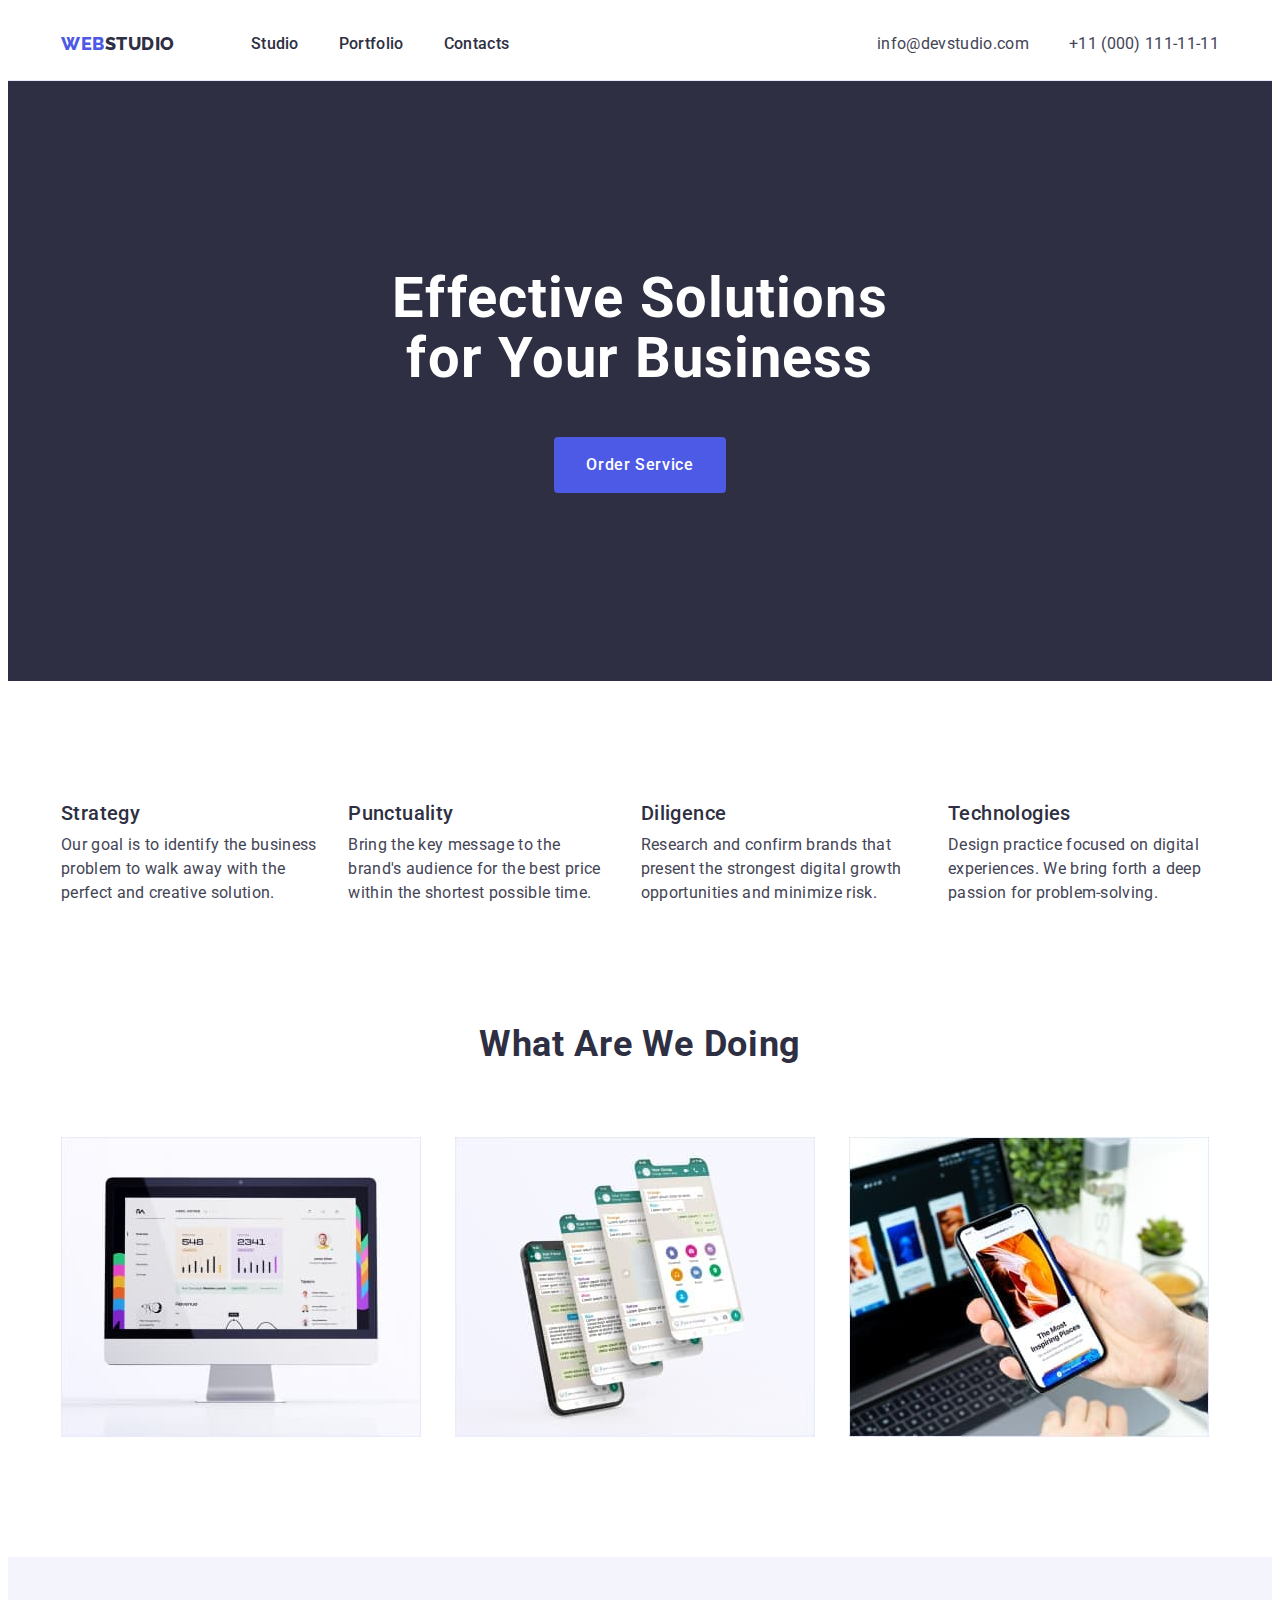
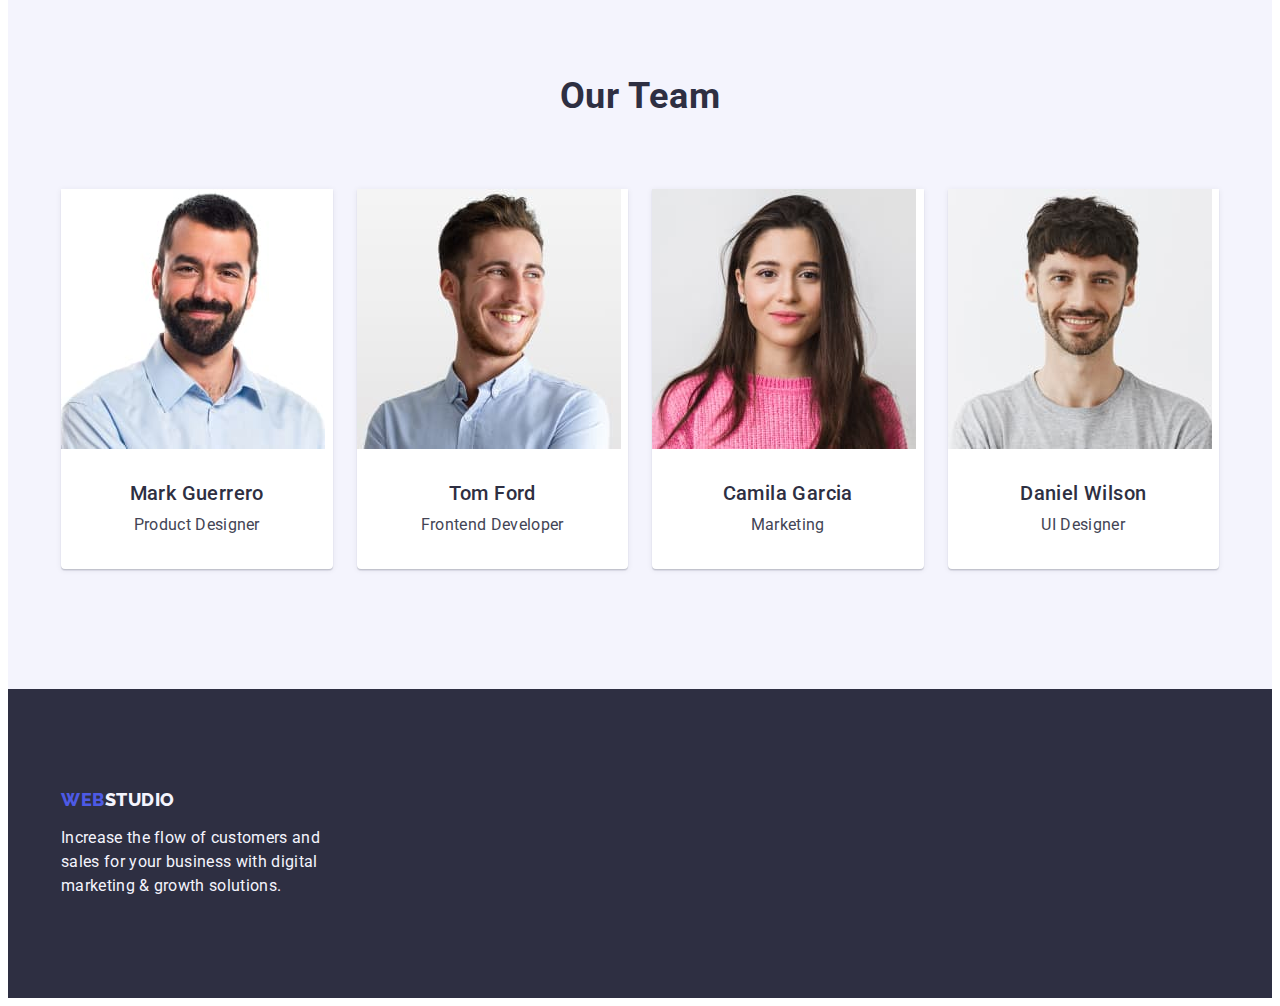
<file: index.html>
<!DOCTYPE html>
<html lang="en">
  <head>
    <meta charset="UTF-8" />
    <meta http-equiv="X-UA-Compatible" content="IE=edge" />
    <meta name="viewport" content="width=device-width, initial-scale=1.0" />
    <link rel="preconnect" href="https://fonts.googleapis.com" />
    <link rel="preconnect" href="https://fonts.gstatic.com" crossorigin />
    <link
      href="https://fonts.googleapis.com/css2?family=Raleway:wght@800&family=Roboto:wght@400;500;700;900&display=swap"
      rel="stylesheet"
    />
    <link
      rel="stylesheet"
      href="https://cdnjs.cloudflare.com/ajax/libs/modern-normalize/1.1.0/modern-normalize.min.css"
      integrity="sha512-wpPYUAdjBVSE4KJnH1VR1HeZfpl1ub8YT/NKx4PuQ5NmX2tKuGu6U/JRp5y+Y8XG2tV+wKQpNHVUX03MfMFn9Q=="
      crossorigin="anonymous"
      referrerpolicy="no-referrer"
    />
    <link rel="stylesheet" href="./css/styles.css" />
    <title>WEB STUDIO</title>
  </head>
  <body>
    <header class="header">
      <div class="container header-container">
        <nav class="header-navigation">
          <a class="header-logo link" href="./index.html"
            >Web<span class="header-logo-second">Studio</span>
          </a>
          <ul class="header-list list">
            <li class="header-item">
              <a class="header-link link" href="./index.html">Studio</a>
            </li>
            <li class="header-item">
              <a class="header-link link" href="./portfolio.html">Portfolio</a>
            </li>
            <li class="header-item">
              <a class="header-link link" href="">Contacts</a>
            </li>
          </ul>
        </nav>
        <address class="contacts">
          <ul class="contacts-list list">
            <li class="contacts-item">
              <a class="contacts-link link" href="mailto:info@devstudio.com"
                >info@devstudio.com</a
              >
            </li>
            <li class="contacts-item">
              <a class="contacts-link link" href="tel:+110001111111"
                >+11 (000) 111-11-11</a
              >
            </li>
          </ul>
        </address>
      </div>
    </header>
    <main>
      <!-- section1 -->
      <section class="hero">
        <div class="container">
          <h1 class="hero-title">Effective Solutions for Your Business</h1>
          <button class="hero-btn btn" type="button">Order Service</button>
        </div>
      </section>
      <!-- section2 -->
      <section class="privilage section">
        <div class="container feature-container">
          <h2 class="visually-hidden">Privilage</h2>
          <ul class="feature-list list">
            <li class="feature-items">
              <h3 class="feature-title">Strategy</h3>
              <p class="feature-text">
                Our goal is to identify the business problem to walk away with
                the perfect and creative solution.
              </p>
            </li>
            <li class="feature-items">
              <h3 class="feature-title">Punctuality</h3>
              <p class="feature-text">
                Bring the key message to the brand's audience for the best price
                within the shortest possible time.
              </p>
            </li>
            <li class="feature-items">
              <h3 class="feature-title">Diligence</h3>
              <p class="feature-text">
                Research and confirm brands that present the strongest digital
                growth opportunities and minimize risk.
              </p>
            </li>
            <li class="feature-items">
              <h3 class="feature-title">Technologies</h3>
              <p class="feature-text">
                Design practice focused on digital experiences. We bring forth a
                deep passion for problem-solving.
              </p>
            </li>
          </ul>
        </div>
      </section>
      <!-- section3 -->
      <section class="content">
        <div class="container">
          <h2 class="content-title">What are we doing</h2>
          <ul class="content-list list">
            <li class="contenitem">
              <img
                src="./images/img1.jpg"
                alt="img 1"
                width="360"
                height="300"
              />
            </li>
            <li class="content-item">
              <img
                src="./images/img2.jpg"
                alt="img 2"
                width="360"
                height="300"
              />
            </li>
            <li class="content-item">
              <img
                src="./images/img3.jpg"
                alt="img 3"
                width="360"
                height="300"
              />
            </li>
          </ul>
        </div>
      </section>
      <!-- section4 -->
      <section class="team section">
        <div class="container">
          <h2 class="team-title">Our Team</h2>
          <ul class="team-list list">
            <li class="team-item">
              <img src="./images/team-card1.jpg" alt="photo 1" width="264" />
              <div class="team-card">
                <h3 class="team-subtitle">Mark Guerrero</h3>
                <p class="team-text">Product Designer</p>
              </div>
            </li>
            <li class="team-item">
              <img src="./images/team-card2.jpg" alt="photo 2" width="264" />
              <div class="team-card">
                <h3 class="team-subtitle">Tom Ford</h3>
                <p class="team-text">Frontend Developer</p>
              </div>
            </li>
            <li class="team-item">
              <img src="./images/team-card3.jpg" alt="photo 3" width="264" />
              <div class="team-card">
                <h3 class="team-subtitle">Camila Garcia</h3>
                <p class="team-text">Marketing</p>
              </div>
            </li>
            <li class="team-item">
              <img src="./images/team-card4.jpg" alt="photo 4" width="264" />
              <div class="team-card">
                <h3 class="team-subtitle">Daniel Wilson</h3>
                <p class="team-text">UI Designer</p>
              </div>
            </li>
          </ul>
        </div>
      </section>
    </main>
    <footer class="footer">
      <div class="container">
        <a class="footer-logo link" href="./index.html"
          >Web<span class="footer-logo-second">Studio</span></a
        >
        <p class="footer-text">
          Increase the flow of customers and sales for your business with
          digital marketing & growth solutions.
        </p>
      </div>
    </footer>
  </body>
</html>
</file>
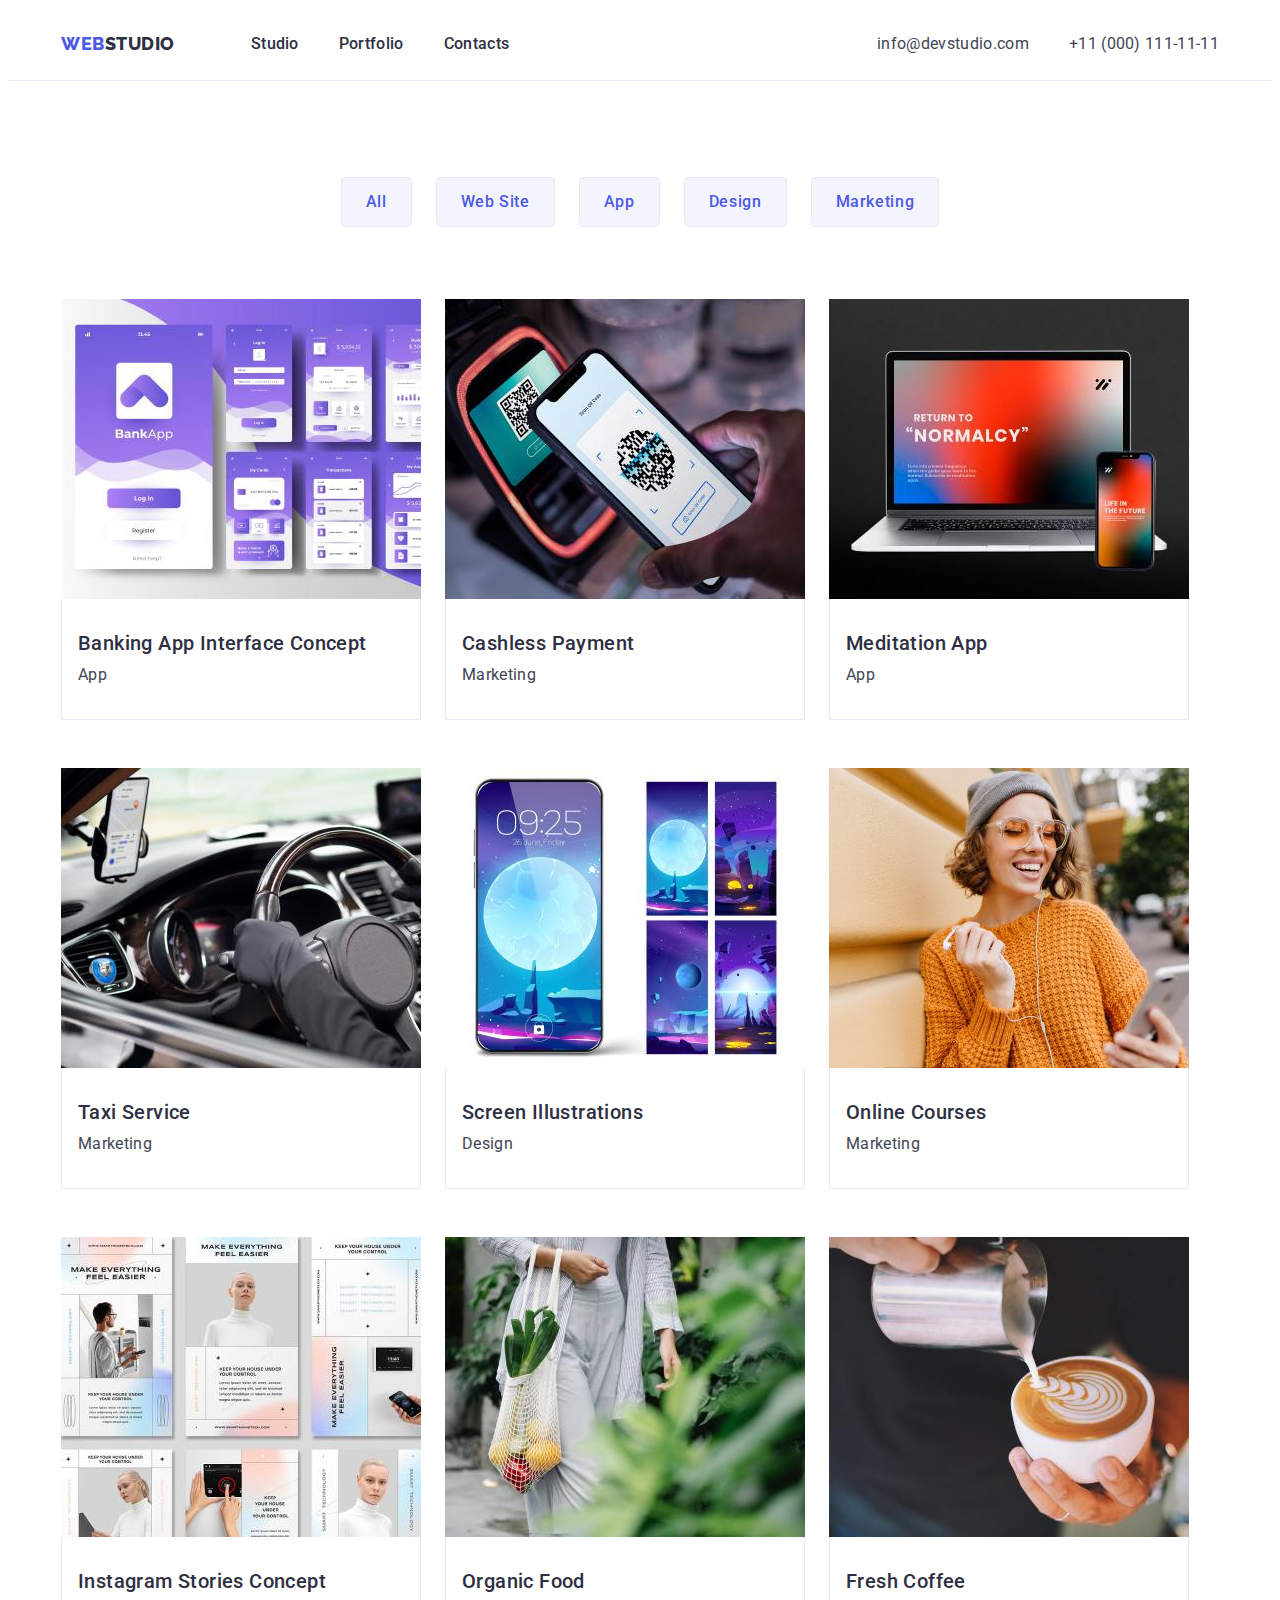
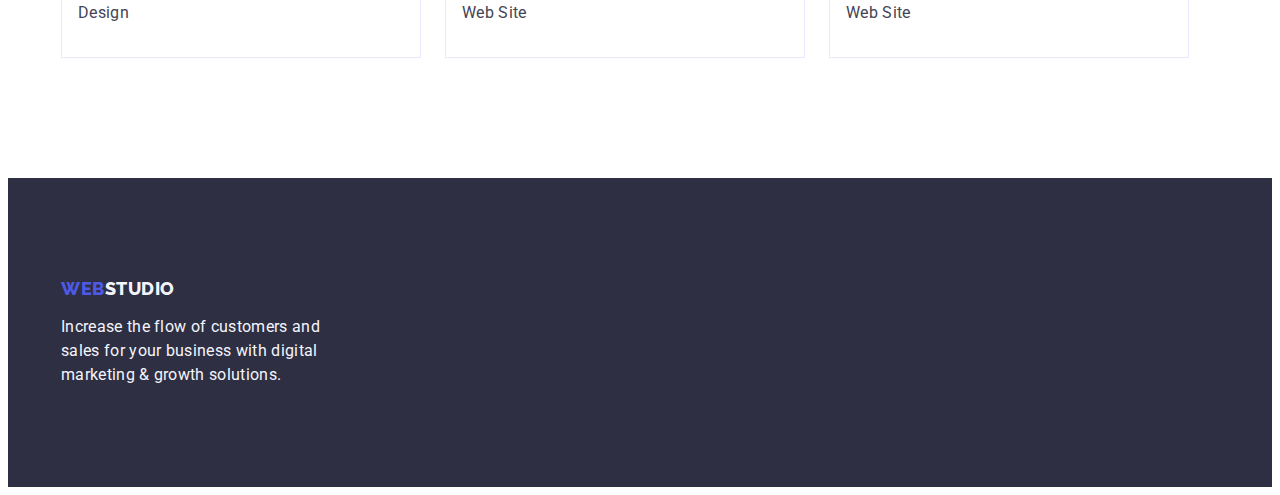
<file: portfolio.html>
<!DOCTYPE html>
<html lang="en">
  <head>
    <meta charset="UTF-8" />
    <meta http-equiv="X-UA-Compatible" content="IE=edge" />
    <meta name="viewport" content="width=device-width, initial-scale=1.0" />
    <link rel="preconnect" href="https://fonts.googleapis.com" />
    <link rel="preconnect" href="https://fonts.gstatic.com" crossorigin />
    <link
      href="https://fonts.googleapis.com/css2?family=Raleway:wght@800&family=Roboto:wght@400;500;700;900&display=swap"
      rel="stylesheet"
    />
    <link
      rel="stylesheet"
      href="https://cdnjs.cloudflare.com/ajax/libs/modern-normalize/1.1.0/modern-normalize.min.css"
      integrity="sha512-wpPYUAdjBVSE4KJnH1VR1HeZfpl1ub8YT/NKx4PuQ5NmX2tKuGu6U/JRp5y+Y8XG2tV+wKQpNHVUX03MfMFn9Q=="
      crossorigin="anonymous"
      referrerpolicy="no-referrer"
    />
    <link rel="stylesheet" href="./css/styles.css" />
    <title>Portfolio</title>
  </head>
  <body>
    <header class="header">
      <div class="container header-container">
        <nav class="header-navigation">
          <a class="header-logo link" href="./index.html"
            >Web<span class="header-logo-second">Studio</span></a
          >
          <ul class="header-list list">
            <li class="header-item">
              <a class="header-link link" href="./index.html">Studio</a>
            </li>
            <li class="header-item">
              <a class="header-link link" href="./portfolio.html">Portfolio</a>
            </li>
            <li class="header-item">
              <a class="header-link link" href="">Contacts</a>
            </li>
          </ul>
        </nav>
        <address class="contacts">
          <ul class="contacts-list list">
            <li class="contacts-item">
              <a class="contacts-link link" href="mailto:info@devstudio.com"
                >info@devstudio.com</a
              >
            </li>
            <li class="contacts-item">
              <a class="contacts-link link" href="tel:+110001111111"
                >+11 (000) 111-11-11</a
              >
            </li>
          </ul>
        </address>
      </div>
    </header>
    <main class="main-content">
      <section class="filter-buttons">
        <div class="container">
          <h1 class="visually-hidden">Filter</h1>
          <ul class="filter-list list">
            <li class="filter-item">
              <button class="filter-btn btn" type="button">All</button>
            </li>
            <li class="filter-item">
              <button class="filter-btn btn" type="button">Web Site</button>
            </li>
            <li class="filter-item">
              <button class="filter-btn btn" type="button">App</button>
            </li>
            <li class="filter-item">
              <button class="filter-btn btn" type="button">Design</button>
            </li>
            <li class="filter-item">
              <button class="filter-btn btn" type="button">Marketing</button>
            </li>
          </ul>
          <ul class="products-list list">
            <li class="products-item">
              <a class="link" href=""
                ><img src="./images/banking.jpg" alt="bank app" width="360" />
                <div class="products-card"><h2 class="products-title">Banking App Interface Concept</h2>
                <p class="products-text">App</p></a
              ></div>
            </li>
            <li class="products-item">
              <a class="link" href=""
                ><img src="./images/phone.jpg" alt="phone pic" width="360" />
                <div class="products-card"><h2 class="products-title">Cashless Payment</h2>
                <p class="products-text">Marketing</p></a
              ></div>
            </li>
            <li class="products-item">
              <a class="link" href=""
                ><img src="./images/comp.jpg" alt="computer" width="360" />
                <div class="products-card"><h2 class="products-title">Meditation App</h2>
                <p class="products-text">App</p></a
              ></div>
            </li>
            <li class="products-item">
              <a class="link" href="">
                <img src="./images/taxi.jpg" alt="taxi" width="360" />
                <div class="products-card"><h2 class="products-title">Taxi Service</h2>
                <p class="products-text">Marketing</p></a
              ></div>
            </li>
            <li class="products-item">
              <a class="link" href=""
                ><img
                  src="./images/phone2.jpg"
                  alt="screen illustration"
                  width="360"
                />
               <div class="products-card"> <h2 class="products-title">Screen Illustrations</h2>
                <p class="products-text">Design</p></a
              ></div>
            </li>
            <li class="products-item">
              <a class="link" href="">
                <img src="./images/girl.jpg" alt="girl" width="360" />
                <div class="products-card"><h2 class="products-title">Online Courses</h2>
                <p class="products-text">Marketing</p></a
              ></div>
            </li>
            <li class="products-item">
              <a class="link" href=""
                ><img
                  src="./images/insta.jpg"
                  alt="instagram img"
                  width="360"
                />
               <div class="products-card"> <h2 class="products-title">Instagram Stories Concept</h2>
                <p class="products-text">Design</p></a
              ></div>
            </li>
            <li class="products-item">
              <a class="link" href="">
                <img src="./images/food.jpg" alt="food" width="360" />
                <div class="products-card"><h2 class="products-title">Organic Food</h2>
                <p class="products-text">Web Site</p></a
              ></div>
            </li>
            <li class="products-item">
              <a class="link" href=""
                ><img src="./images/cofee.jpg" alt="cofee" width="360" />
               <div class="products-card"> <h2 class="products-title">Fresh Coffee</h2>
                <p class="products-text">Web Site</p></a
              ></div>
            </li>
          </ul>
        </div>
      </section>
    </main>
    <footer class="footer">
      <div class="container">
        <a class="footer-logo link" href="./index.html"
          >Web<span class="footer-logo-second">Studio</span></a
        >
        <p class="footer-text">
          Increase the flow of customers and sales for your business with
          digital marketing & growth solutions.
        </p>
      </div>
    </footer>
  </body>
</html>
</file>
<file: css/styles.css>
:root {
  --main-title-color: #434455;
  --second-title-color: #2e2f42;
  --third-title-color: #4d5ae5;
  --main-background-color: #ffffff;
  --second-background-color: #f4f4fd;
  --third-background-color: #2e2f42;
}
p,
h1,
h2,
h3,
h4,
h5,
h6 {
  margin: 0;
}
ul {
  margin: 0;
  padding-left: 0;
}
li {
  list-style: none;
}
a {
  text-decoration: none;
}
button {
  cursor: pointer;
}
adress {
  font-style: normal;
}
img {
  display: block;
}
body {
  font-family: "Roboto", sans-serif;
  color: #434455;
  background-color: var(--main-background-color);
}
.visually-hidden {
  position: absolute;
  width: 1px;
  height: 1px;
  margin: -1px;
  border: 0;
  padding: 0;

  white-space: nowrap;
  clip-path: inset(100%);
  clip: rect(0 0 0 0);
  overflow: hidden;
}
.container {
  width: 1158px;
  padding-left: 15px;
  padding-right: 15px;
  margin: 0 auto;
  /* outline: 2px solid red; */
}
.section {
  padding-top: 120px;
  padding-bottom: 120px;
}
/*!------------------HEADER---------------------- */
.header-container {
  display: flex;
  align-items: center;
}
.header {
  background-color: var(--main-background-color);
  padding-top: 24px;
  padding-bottom: 24px;
  border-bottom: 1px solid #e7e9fc;
}
.header-navigation {
  display: flex;
  margin-right: auto;
}
.header-logo {
  font-family: "Raleway", sans-serif;
  display: inline-flex;
  margin-right: 76px;
}
.header-logo {
  font-family: "Raleway", sans-serif;
  font-style: normal;
  font-weight: 800;
  font-size: 18px;
  line-height: 1.17;
  display: flex;
  align-items: center;
  letter-spacing: 0.03em;
  text-transform: uppercase;
  color: var(--third-title-color);
}
.header-logo-second {
  font-family: "Raleway", sans-serif;
  font-style: normal;
  font-weight: 800;
  font-size: 18px;
  line-height: 1.17;
  display: flex;
  align-items: center;
  letter-spacing: 0.03em;
  text-transform: uppercase;
  color: var(--second-title-color);
}
.header-list {
  display: flex;
  gap: 40px;
}

.header-link:hover {
  color: #404bbf;
}
.header-link:focus {
  color: #404bbf;
}
.header-link {
  font-weight: 500;
  font-size: 16px;
  line-height: 1.5;
  letter-spacing: 0.02em;
  color: var(--second-title-color);
}
.contacts {
  font-style: normal;
}
.contacts-list {
  display: flex;
  gap: 40px;
}
.contacts-link:hover {
  color: #404bbf;
}
.contacts-link:focus {
  color: #404bbf;
}
.contacts-link {
  font-weight: 400;
  font-size: 16px;
  line-height: 1.5;
  letter-spacing: 0.02em;
  color: var(--main-title-color);
}
/*! --------------------HERO--------------- */
.hero {
  background-color: var(--third-background-color);
  padding-top: 188px;
  padding-bottom: 188px;
}
.hero-title {
  font-size: 56px;
  line-height: 1.07;
  text-align: center;
  letter-spacing: 0.02em;
  color: #ffffff;
  max-width: 496px;
  margin: 0 auto;
  margin-bottom: 48px;
}
.hero-btn:hover {
  background-color: #404bbf;
}
.hero-btn:focus {
  background-color: #404bbf;
}
.hero-btn {
  background-color: #4d5ae5;
  margin: 0 auto;
}
.hero-btn {
  min-width: 169px;
  font-family: "Roboto", sans-serif;
  font-style: normal;
  font-weight: 500;
  font-size: 16px;
  line-height: 1.5;
  display: block;
  align-items: center;
  letter-spacing: 0.04em;
  color: #ffffff;
  border-radius: 4px;
  padding: 16px 32px;
  border: none;
}
/* !-----------------PRIVILAGE------------- */

.feature-title {
  font-weight: 500;
  font-size: 20px;
  line-height: 1.2;
  letter-spacing: 0.02em;
  color: var(--second-title-color);
  margin-bottom: 8px;
}
.feature-list {
  display: flex;
  gap: 24px;
}
.feature-text {
  font-size: 16px;
  line-height: 1.5;
  letter-spacing: 0.02em;
  color: var(--main-title-color);
}
/*! ------------------CONTENT--------------- */
.content {
  padding-bottom: 120px;
}
.content-list {
  display: flex;
  gap: 24px;
}
.content-list li {
  width: calc((100% - 48px) / 3);
}

.content-title {
  font-size: 36px;
  line-height: 1.11;
  text-align: center;
  letter-spacing: 0.02em;
  text-transform: capitalize;
  color: var(--second-title-color);
  margin-bottom: 72px;
}
/*! ------------------TEAM------------------ */
.team {
  background-color: #f4f4fd;
}
.team-list li {
  width: calc((100% - 72px) / 4);
}
.team-list {
  display: flex;
  gap: 24px;
}

.team-title {
  font-size: 36px;
  line-height: 1.11;
  text-align: center;
  letter-spacing: 0.02em;
  text-transform: capitalize;
  color: var(--second-title-color);
  margin-bottom: 72px;
}
.team-item {
  background-color: #ffffff;
  box-shadow: 0px 1px 6px rgba(46, 47, 66, 0.08),
    0px 1px 1px rgba(46, 47, 66, 0.16), 0px 2px 1px rgba(46, 47, 66, 0.08);
  border-radius: 0px 0px 4px 4px;
}
.team-subtitle {
  font-weight: 500;
  font-size: 20px;
  line-height: 1.2;
  text-align: center;
  letter-spacing: 0.02em;
  color: var(--second-title-color);
  margin-bottom: 8px;
}
.team-text {
  font-size: 16px;
  line-height: 1.5;
  text-align: center;
  letter-spacing: 0.02em;
  color: var(--main-title-color);
}
.team-card {
  padding: 32px 16px;
}
/* !-------------------FOOTER------------- */
.footer {
  background-color: var(--second-title-color);
  padding-top: 100px;
  padding-bottom: 100px;
}

.footer-text {
  font-size: 16px;
  line-height: 1.5;
  letter-spacing: 0.02em;
  color: #f4f4fd;
  max-width: 264px;
}
.footer-logo {
  font-family: "Raleway", sans-serif;
  font-style: normal;
  font-weight: 800;
  font-size: 18px;
  line-height: 1.17;
  display: flex;
  align-items: center;
  letter-spacing: 0.03em;
  text-transform: uppercase;
  color: var(--third-title-color);
  margin-bottom: 16px;
}
.footer-logo-second {
  font-family: "Raleway";
  font-style: normal;
  font-weight: 800;
  font-size: 18px;
  line-height: 1.17;
  display: flex;
  align-items: center;
  letter-spacing: 0.03em;
  text-transform: uppercase;
  color: #f4f4fd;
}
/* !----------------MAIN_CONTENT------ */

.filter-buttons {
  padding-top: 96px;
  padding-bottom: 120px;
}
.filter-list {
  margin-bottom: 72px;
  display: flex;
  justify-content: center;
  gap: 24px;
}
.filter-btn:is(:hover, :focus) {
  background-color: #404bbf;
  color: #ffffff;
}
.filter-btn {
  background-color: var(--second-background-color);
  border: 1px solid #e7e9fc;
  border-radius: 4px;
  padding: 12px 24px;
}
.filter-btn {
  font-family: "Roboto", sans-serif;
  font-style: normal;
  font-weight: 500;
  font-size: 16px;
  line-height: 1.5;
  display: flex;
  align-items: center;
  text-align: center;
  letter-spacing: 0.04em;
  color: var(--third-title-color);
}

.products-title {
  font-weight: 500;
  font-size: 20px;
  line-height: 1.2;
  letter-spacing: 0.02em;
  color: var(--second-title-color);
  margin-bottom: 8px;
}
.products-text {
  font-size: 16px;
  line-height: 1.5;
  letter-spacing: 0.02em;
  color: var(--main-title-color);
}
.products-list {
  display: flex;
  flex-wrap: wrap;
  row-gap: 48px;
  column-gap: 24px;
}
.products-card {
  padding: 32px 16px;
  border: 1px solid #e7e9fc;
  border-top: none;
}
</file>
